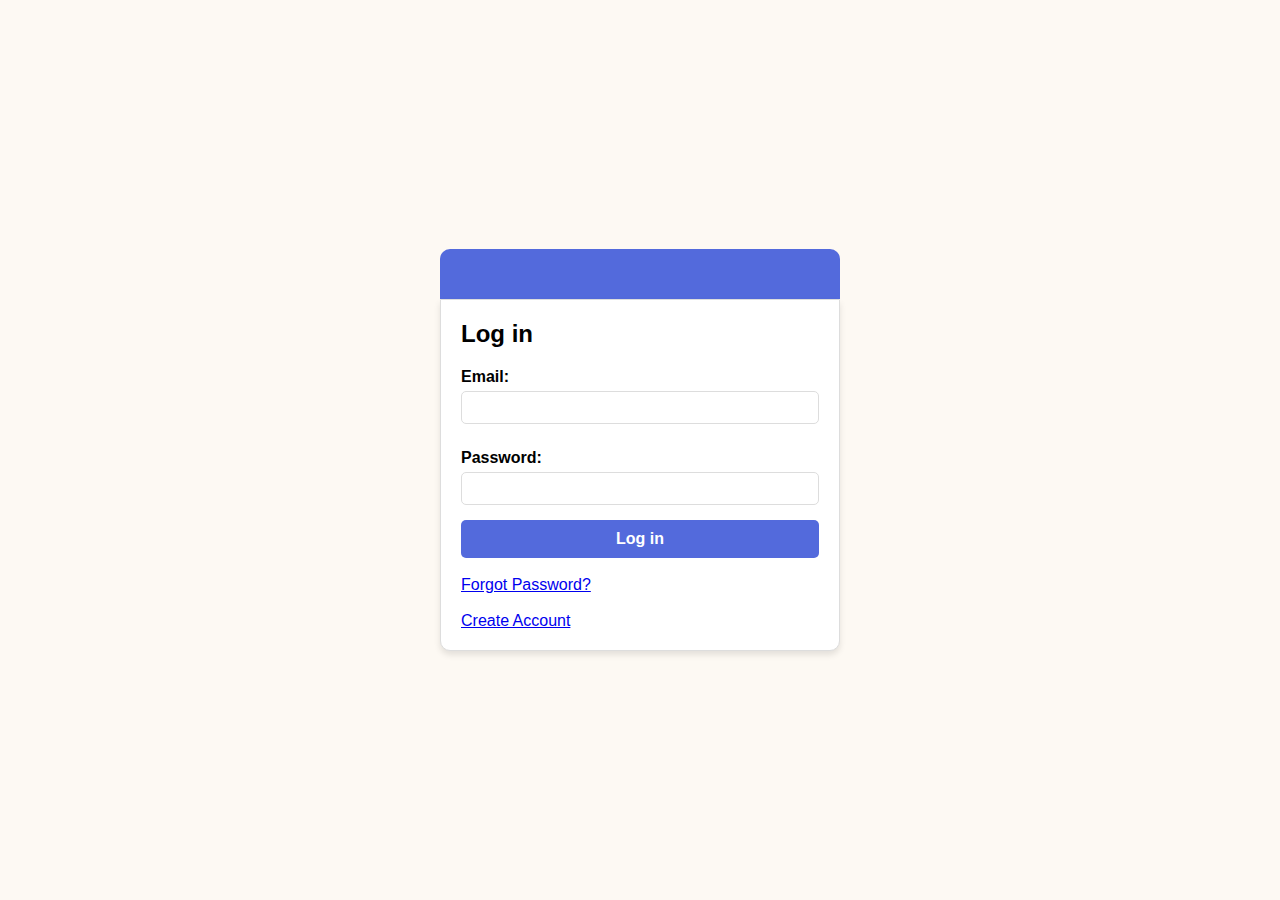
<file: index.html>
<!DOCTYPE html>
<html lang="en">
<head>
  <meta charset="UTF-8">
  <meta name="viewport" content="width=device-width, initial-scale=1.0">
  <title>Login Form</title>
  <link rel="stylesheet" href="LoginPage.css">
</head>
<body>
  <div class="container">
    <header class="header"></header>
    <div class="login-form">
      <h1>Log in</h1>
      <form action="login.php" method="POST">


        <label for="email">Email:</label>
        <input type="email" id="email" name="email" required>
        
        <label for="password">Password:</label>
        <input type="password" id="password" name="password" required>
        
        <button type="submit">Log in</button>
      </form>

      <br>

      <div class="links">
        <a href="forgot-password.html">Forgot Password?</a><br><br>
        <a href="create-account.html">Create Account</a>
      </div>
    </div>
  </div>
</body>
</html>
</file>
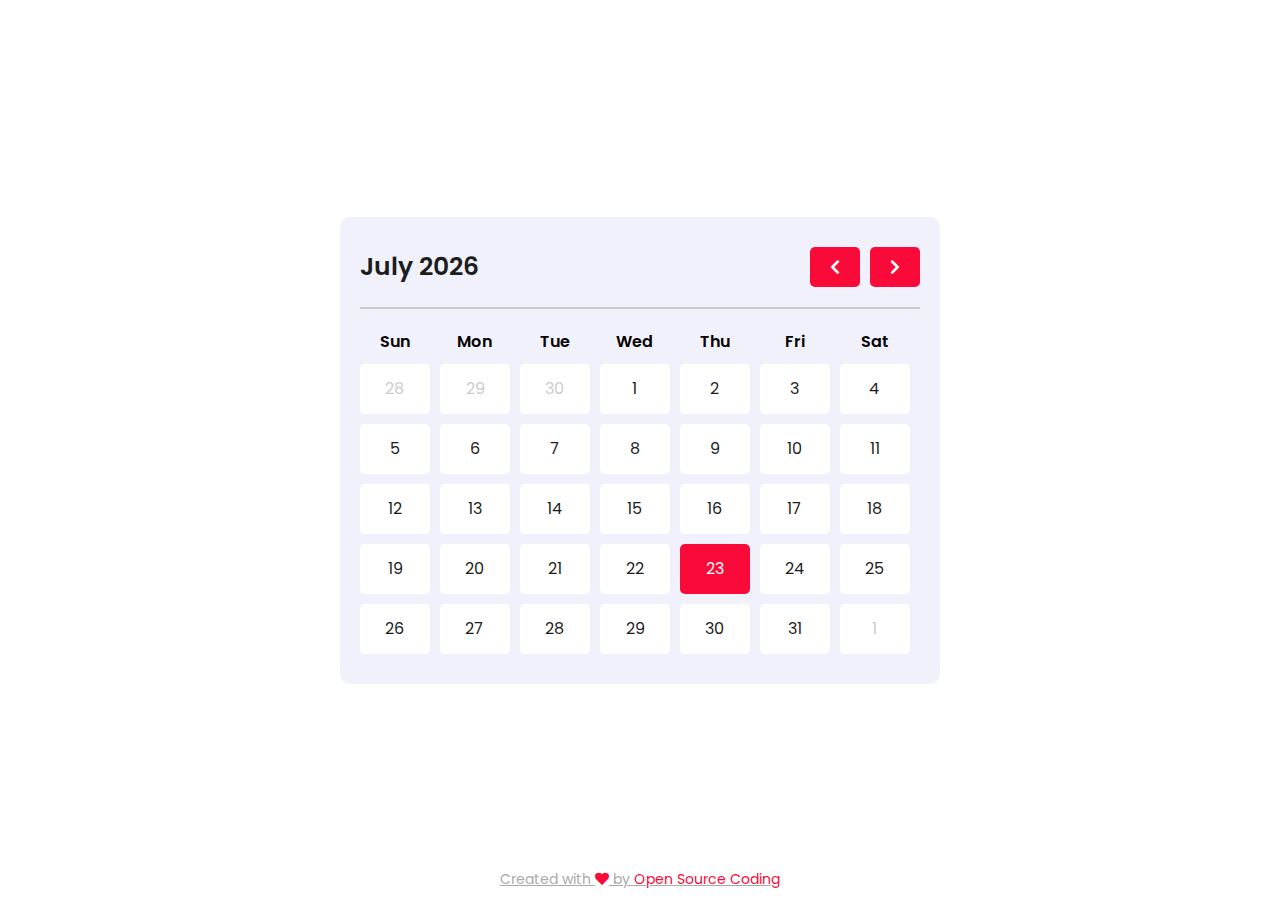
<file: calendar.html>
<!DOCTYPE html>
<html lang="en">
  <head>
    <meta charset="UTF-8" />
    <meta http-equiv="X-UA-Compatible" content="IE=edge" />
    <meta name="viewport" content="width=device-width, initial-scale=1.0" />

    <!-- STYLESHEET -->
    <link rel="stylesheet" href="calendar.css" />

    <!-- FONTAWESOME -->
    <link
      rel="stylesheet"
      href="https://cdnjs.cloudflare.com/ajax/libs/font-awesome/5.15.3/css/all.min.css"
    />
    <title>Mini Calendar</title>
  </head>
  <body>
    <div class="container">
      <div class="calendar">
        <div class="header">
          <div class="month"></div>
          <div class="btns">
            <div class="btn today-btn">
              <i class="fas fa-calendar-day"></i>
            </div>
            <div class="btn prev-btn">
              <i class="fas fa-chevron-left"></i>
            </div>
            <div class="btn next-btn">
              <i class="fas fa-chevron-right"></i>
            </div>
          </div>
        </div>
        <div class="weekdays">
          <div class="day">Sun</div>
          <div class="day">Mon</div>
          <div class="day">Tue</div>
          <div class="day">Wed</div>
          <div class="day">Thu</div>
          <div class="day">Fri</div>
          <div class="day">Sat</div>
        </div>
        <div class="days">
          <!-- lets add days using js -->
        </div>
      </div>
    </div>

    <!-- Credits -->
    <div class="credits">
      <a href="https://www.youtube.com/channel/UCiUtBDVaSmMGKxg1HYeK-BQ">
        Created with <span><i class="fas fa-heart"></i></span> by
        <span>Open Source Coding</span>
      </a>
    </div>

    <!-- SCRIPT -->
    <script src="calendar.js"></script>
  </body>
</html>
</file>
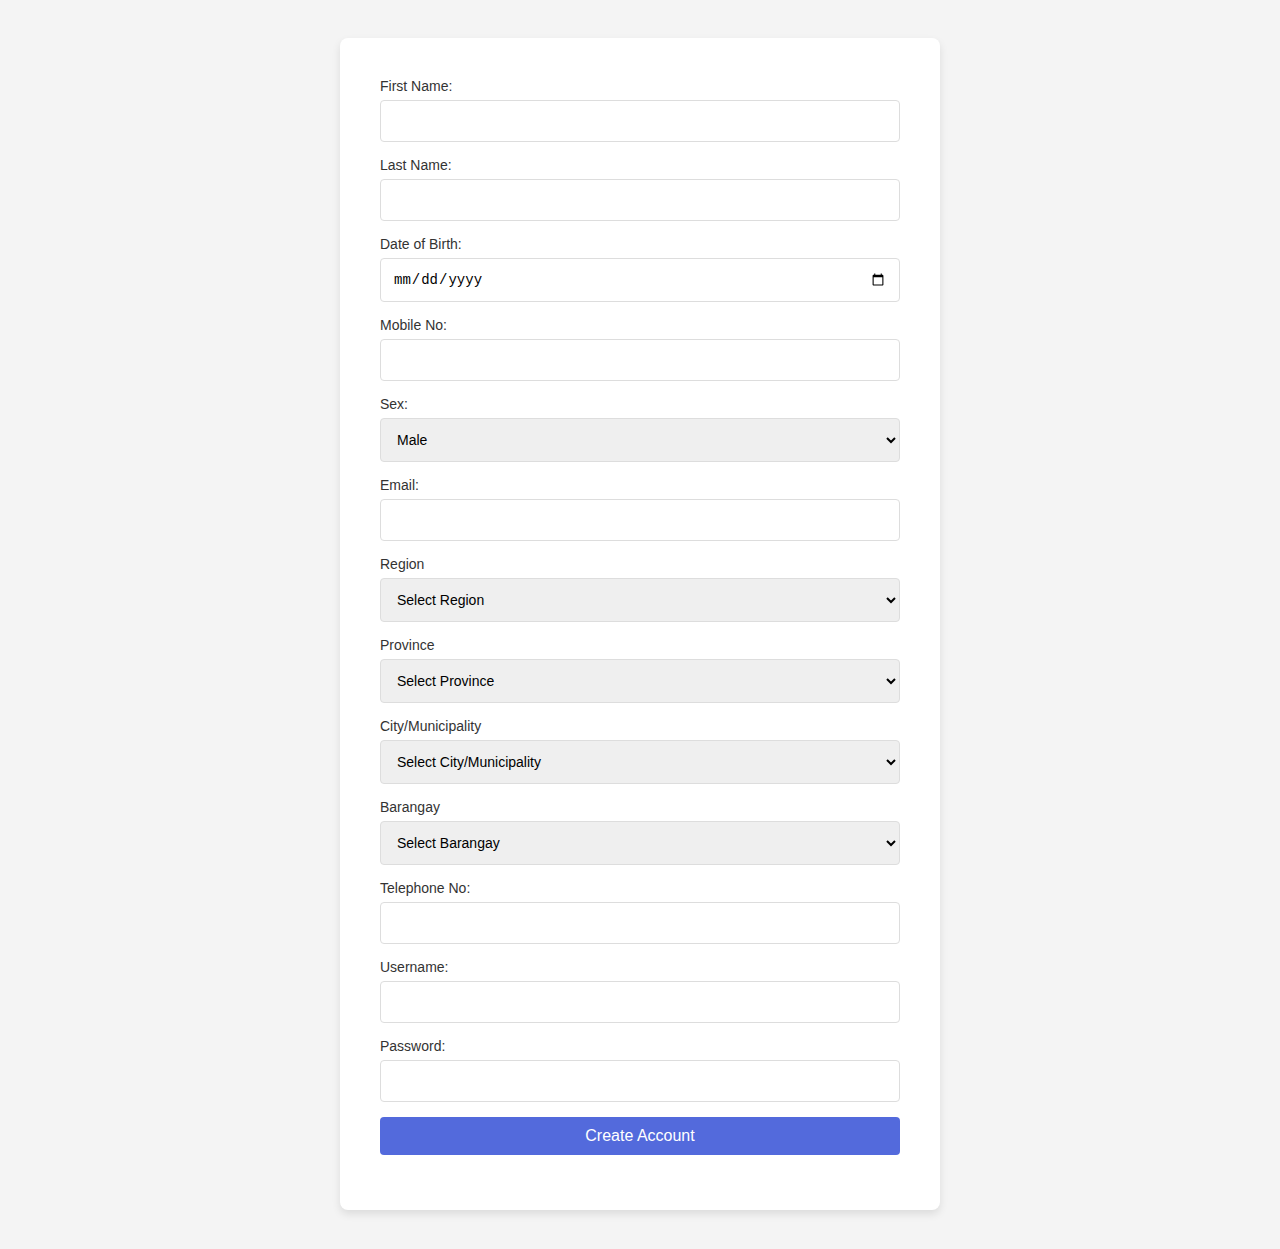
<file: create-account.html>
<!DOCTYPE html>
<html lang="en">
<head>
    <meta charset="UTF-8">
    <meta name="viewport" content="width=device-width, initial-scale=1.0">
    <title>Create Account</title>
    <link rel="stylesheet" href="create-account.css ">
    <script src="https://code.jquery.com/jquery-3.6.0.min.js"></script>
</head>
<body>
    <div class="container">
        <form action="create-account.php" method="POST">
            <label for="first-name">First Name:</label>
            <input type="text" id="first-name" name="first_name" required> <!-- Fixed name attribute -->
        
            <label for="last-name">Last Name:</label>
            <input type="text" id="last-name" name="last_name" required> <!-- Fixed name attribute -->
        
            <label for="dob">Date of Birth:</label>
            <input type="date" id="dob" name="dob" required>
        
            <label for="mobile">Mobile No:</label>
            <input type="text" id="mobile" name="mobile_no" required> <!-- Fixed name attribute -->
        
            <label for="sex">Sex:</label>
            <select id="sex" name="sex" required>
                <option value="male">Male</option>
                <option value="female">Female</option>
                <option value="other">Other</option>
            </select>
        
            <label for="email">Email:</label>
            <input type="email" id="email" name="email" required>
        
            <!-- Address Information -->
            <label for="region">Region</label>
            <select id="region" name="region" required>
                <option value="">Select Region</option>
            </select>

            <label for="province">Province</label>
            <select id="province" name="province" required>
                <option value="">Select Province</option>
            </select>

            <label for="city_municipality">City/Municipality</label>
            <select id="city_municipality" name="city_municipality" required>
                <option value="">Select City/Municipality</option>
            </select>

            <label for="barangay">Barangay</label>
            <select id="barangay" name="barangay" required>
                <option value="">Select Barangay</option>
            </select>
        
            <label for="telephone">Telephone No:</label>
            <input type="text" id="telephone" name="telephone_no" required> <!-- Fixed name attribute -->
        
            <label for="username">Username:</label>
            <input type="text" id="username" name="username" required>
        
            <label for="password">Password:</label>
            <input type="password" id="password" name="password" required>
        
            <input type="submit" value="Create Account">
        </form>
    </div>

    <script>
        $(document).ready(function() {
            let data; // Declare a variable to hold the fetched data

            // Fetch and populate regions
            $.getJSON('https://raw.githubusercontent.com/flores-jacob/philippine-regions-provinces-cities-municipalities-barangays/master/philippine_provinces_cities_municipalities_and_barangays_2017v3.1.json', function(response) {
                data = response; // Store the fetched data for later use
                for (const key in data) {
                    $('#region').append('<option value="' + key + '">' + data[key].region_name + '</option>');
                }
            }).fail(function() {
                console.error("Failed to load regions.");
            });

            // Fetch and populate provinces based on selected region
            $('#region').change(function() {
                var selectedRegionKey = $(this).val();
                $('#province').empty().append('<option value="">Select Province</option>');
                $('#city_municipality').empty().append('<option value="">Select City/Municipality</option>');
                $('#barangay').empty().append('<option value="">Select Barangay</option>');

                const provinces = data[selectedRegionKey].province_list;
                for (const provinceName in provinces) {
                    $('#province').append('<option value="' + provinceName + '">' + provinceName + '</option>');
                }
            });

            // Fetch and populate municipalities based on selected province
            $('#province').change(function() {
                var selectedProvinceName = $(this).val();
                $('#city_municipality').empty().append('<option value="">Select City/Municipality</option>');
                $('#barangay').empty().append('<option value="">Select Barangay</option>');

                const municipalities = data[$('#region').val()].province_list[selectedProvinceName].municipality_list;
                for (const municipalityName in municipalities) {
                    $('#city_municipality').append('<option value="' + municipalityName + '">' + municipalityName + '</option>');
                }
            });

            // Fetch and populate barangays based on selected municipality
            $('#city_municipality').change(function() {
                var selectedMunicipalityName = $(this).val();
                $('#barangay').empty().append('<option value="">Select Barangay</option>');

                const barangays = data[$('#region').val()].province_list[$('#province').val()].municipality_list[selectedMunicipalityName].barangay_list;
                barangays.forEach(function(barangay) {
                    $('#barangay').append('<option value="' + barangay + '">' + barangay + '</option>');
                });
            });
        });
    </script>
</body>
</html>
</file>
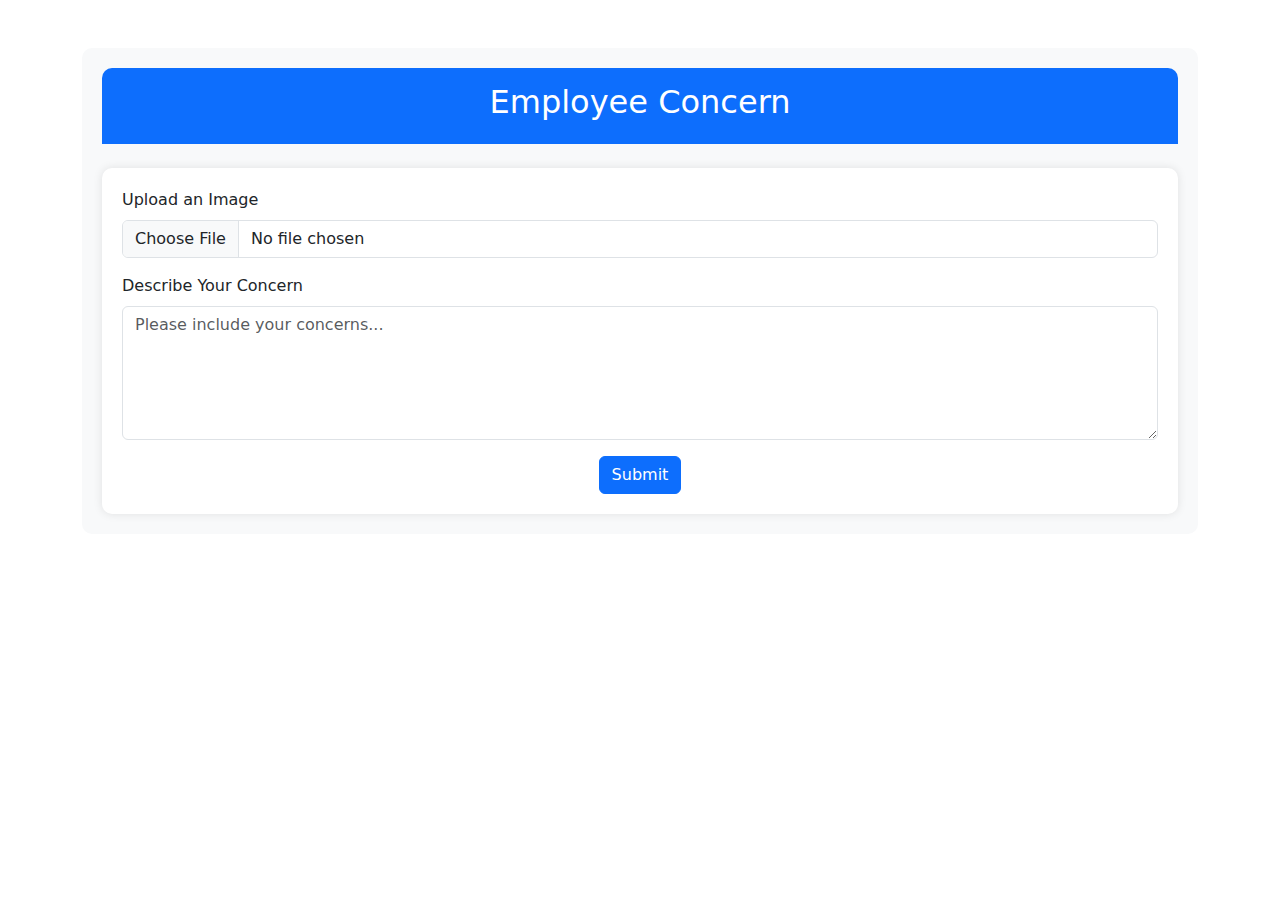
<file: employee-concern.html>
<!DOCTYPE html>
<html lang="en">
<head>
    <meta charset="UTF-8">
    <meta name="viewport" content="width=device-width, initial-scale=1.0">
    <title>Employee Concern</title>
    <!-- Bootstrap CSS -->
    <link href="https://cdnjs.cloudflare.com/ajax/libs/bootstrap/5.3.0/css/bootstrap.min.css" rel="stylesheet">
    <style>
        .content {
            padding: 20px;
            background-color: #f8f9fa;
            border-radius: 10px;
        }
        .form-section {
            background: #ffffff;
            padding: 20px;
            border-radius: 10px;
            box-shadow: 0 0 10px rgba(0, 0, 0, 0.1);
        }
        .header {
            background-color: #0d6efd;
            color: white;
            padding: 15px;
            border-radius: 10px 10px 0 0;
        }
    </style>
</head>
<body>
    <div class="container mt-5">
        <div class="content">
            <div class="header text-center">
                <h2>Employee Concern</h2>
            </div>
            <div class="form-section mt-4">
                <form action="/upload" method="POST" enctype="multipart/form-data">
                    <div class="mb-3">
                        <label for="imageUpload" class="form-label">Upload an Image</label>
                        <input type="file" class="form-control" id="imageUpload" name="imageUpload" accept="image/*" required>
                    </div>
                    <div class="mb-3">
                        <label for="concern" class="form-label">Describe Your Concern</label>
                        <textarea class="form-control" id="concern" name="concern" rows="5" placeholder="Please include your concerns..." required></textarea>
                    </div>
                    <div class="text-center">
                        <button type="submit" class="btn btn-primary">Submit</button>
                    </div>
                </form>
            </div>
        </div>
    </div>

    <!-- Bootstrap JS -->
    <script src="https://cdnjs.cloudflare.com/ajax/libs/bootstrap/5.3.0/js/bootstrap.bundle.min.js"></script>
</body>
</html>
</file>
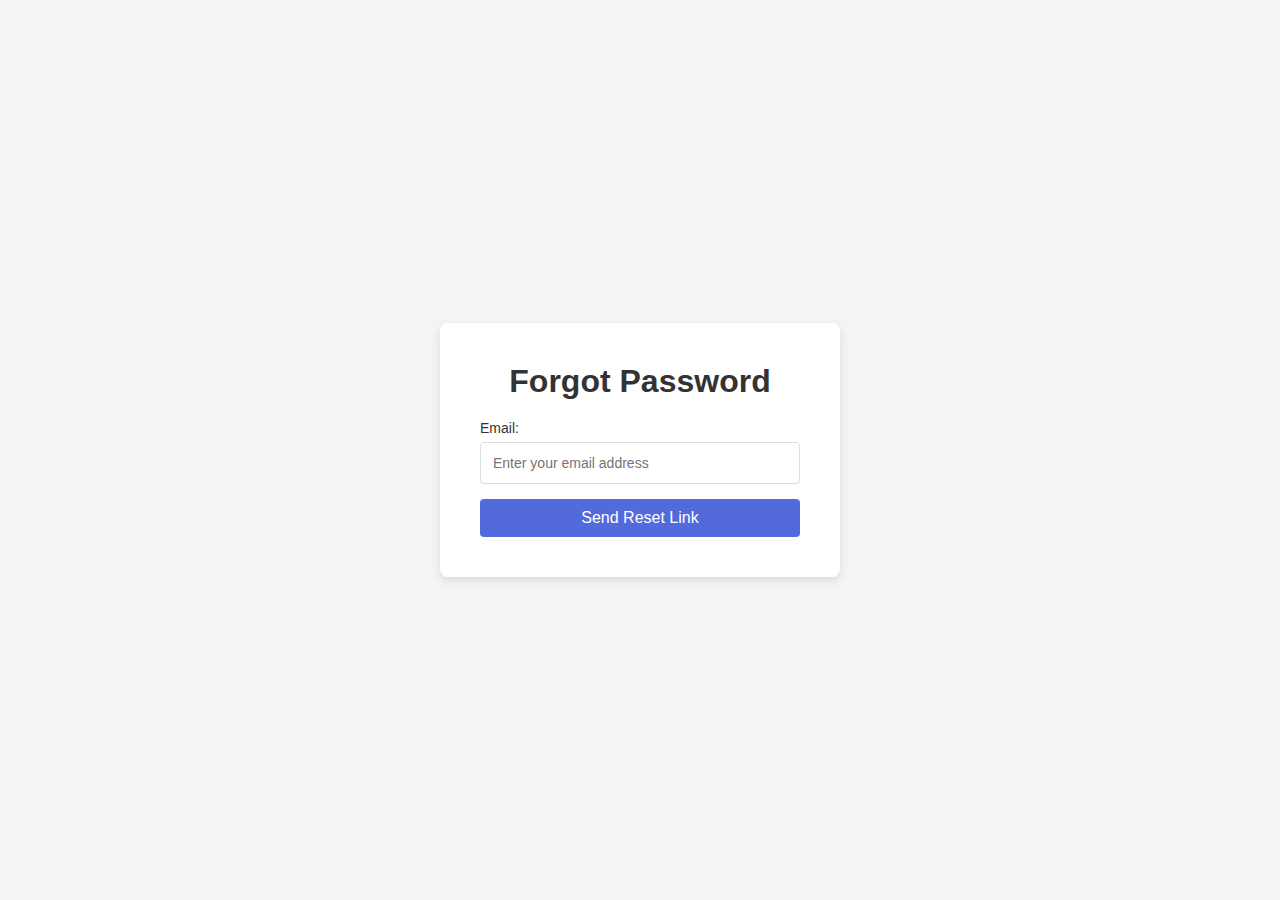
<file: forgot-password.html>
<!DOCTYPE html>
<html lang="en">
<head>
  <meta charset="UTF-8">
  <meta name="viewport" content="width=device-width, initial-scale=1.0">
  <title>Forgot Password</title>
  <link rel="stylesheet" href="forgot-password.css">
</head>
<body>
  <div class="container">
    <h1>Forgot Password</h1>
    <form action="forgot-password.php" method="POST">
      
      <label for="email">Email:</label>
      <input type="email" id="email" name="email" required placeholder="Enter your email address">

      <input type="submit" value="Send Reset Link">
    </form>
  </div>
</body>
</html>
</file>
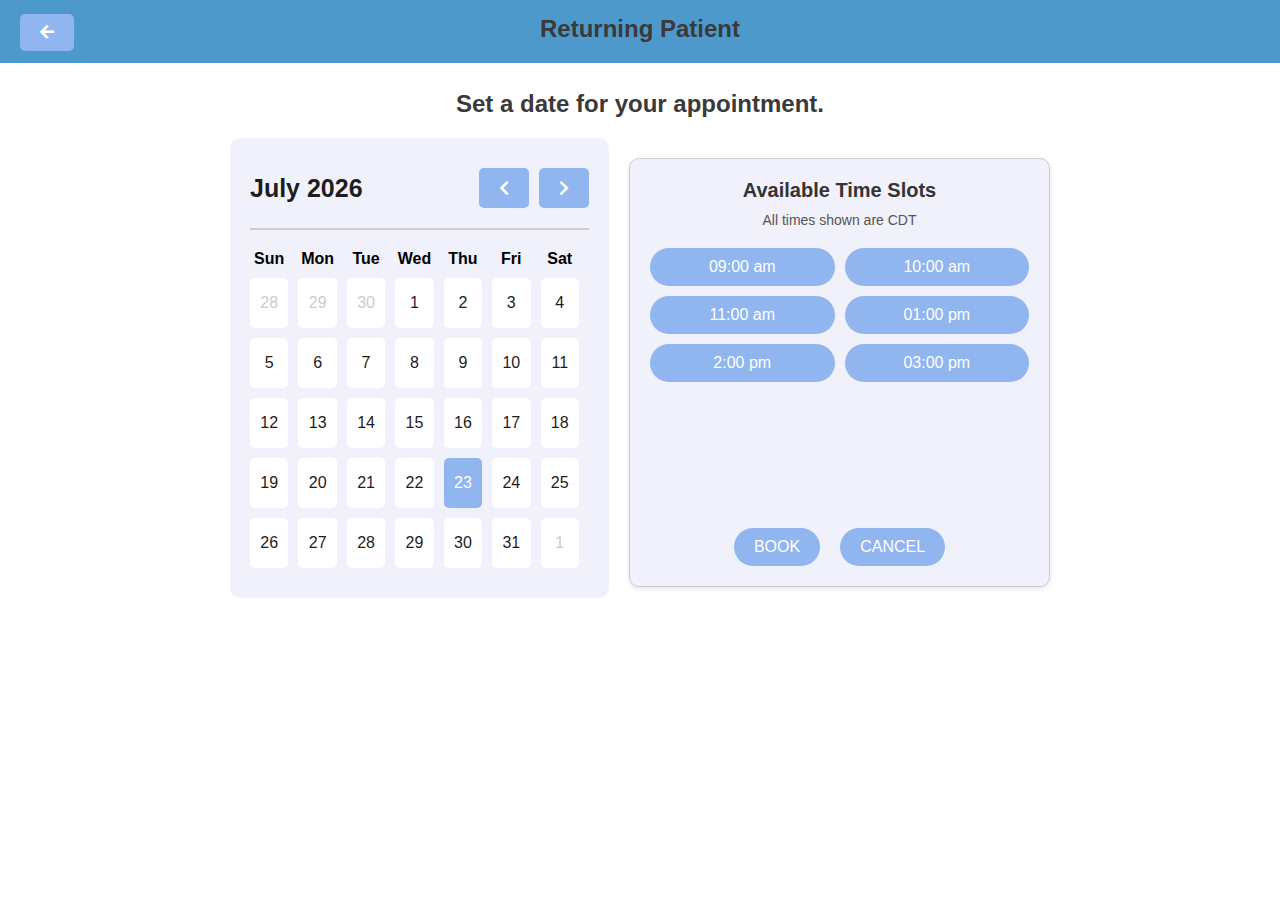
<file: returning-patient.html>
<!DOCTYPE html>
<html lang="en">
<head>
  <meta charset="UTF-8">
  <meta name="viewport" content="width=device-width, initial-scale=1.0">
  <title>New Patient Appointment</title>
  <link rel="stylesheet" href="style.css">
  <link
      rel="stylesheet"
      href="https://cdnjs.cloudflare.com/ajax/libs/font-awesome/5.15.3/css/all.min.css"
    />
</head>
<body>

    <div class="top-bar">
      <div class="back-btn-container">
        <a href="javascript:history.back()" class="back-btn">
          <i class="fas fa-arrow-left"></i>
        </a>
      </div>
        <h1>Returning Patient</h1>
      </div>
  
    <div class="main-container">
    <h1>Set a date for your appointment.</h1>
    <div class="content">
      <!-- Calendar Section -->
      <div class="calendar-container">
        <div class="calendar">
          <div class="header">
            <div class="month">December 2024</div>
            <div class="btns">
              <div class="btn today-btn">
                <i class="fas fa-calendar-day"></i>
              </div>
              <div class="btn prev-btn">
                <i class="fas fa-chevron-left"></i>
              </div>
              <div class="btn next-btn">
                <i class="fas fa-chevron-right"></i>
              </div>
            </div>
          </div>
          <div class="weekdays">
            <div class="day">Sun</div>
            <div class="day">Mon</div>
            <div class="day">Tue</div>
            <div class="day">Wed</div>
            <div class="day">Thu</div>
            <div class="day">Fri</div>
            <div class="day">Sat</div>
          </div>
          <div class="days">
            <!-- JavaScript will populate the days -->
          </div>
        </div>
      </div>

      <!-- Schedule Section -->
      <div class="schedule-container">
        <h2>Available Time Slots</h2>
        <p>All times shown are CDT</p>
        <div class="time-section">
          <div data-time="09:00" class="time-slot">09:00 am</div>
          <div data-time="10:00" class="time-slot">10:00 am</div>
          <div data-time="11:00" class="time-slot">11:00 am</div>
          <div data-time="13:00" class="time-slot">01:00 pm</div>
          <div data-time="14:00" class="time-slot">2:00 pm</div>
          <div data-time="15:00" class="time-slot">03:00 pm</div>
      </div>
        <br>
        <br>
        <br>
        <br>
        <br>
        <br>
        <br>
        
        <div class="footer">
            <button id= "book-btn" class="book-btn">BOOK</button>
            <button id= "cancel-btn" class="cancel-btn">CANCEL</button>
        </div>

        
      </div>
    </div>
  </div>


  <div class="dialog-overlay" id="confirmationDialog" style="display: none;">
    <div class="dialog-box">
      <img src="confetti.gif" alt="Confetti" class="confetti-gif" />
      <button class="close-btn" onclick="closeDialog()">×</button>
      <div class="confetti"></div>
      <h2>Thank you!</h2>
      <p>Your booking has been confirmed. 😊</p>
    </div>
  </div>


  
  <script src="script.js"></script>
</body>
</html>
</file>
<file: calendar.css>
@import url(https://fonts.googleapis.com/css?family=Poppins:100,100italic,200,200italic,300,300italic,regular,italic,500,500italic,600,600italic,700,700italic,800,800italic,900,900italic);
:root {
  --primary-color: #f90a39;
  --text-color: #1d1d1d;
  --bg-color: #f1f1fb;
}
* {
  margin: 0;
  padding: 0;
  box-sizing: border-box;
  font-family: "Poppins", sans-serif;
}
body {
  background-color: #fff;
}
.container {
  width: 100%;
  min-height: 100vh;
  display: flex;
  align-items: center;
  justify-content: center;
}
.calendar {
  width: 100%;
  max-width: 600px;
  padding: 30px 20px;
  border-radius: 10px;
  background-color: var(--bg-color);
}
.calendar .header {
  display: flex;
  justify-content: space-between;
  align-items: center;
  margin-bottom: 20px;
  padding-bottom: 20px;
  border-bottom: 2px solid #ccc;
}
.calendar .header .month {
  display: flex;
  align-items: center;
  font-size: 25px;
  font-weight: 600;
  color: var(--text-color);
}
.calendar .header .btns {
  display: flex;
  gap: 10px;
}
.calendar .header .btns .btn {
  width: 50px;
  height: 40px;
  display: flex;
  align-items: center;
  justify-content: center;
  border-radius: 5px;
  color: #fff;
  background-color: var(--primary-color);
  font-size: 16px;
  cursor: pointer;
  transition: all 0.3s;
}
.calendar .header .btns .btn:hover {
  background-color: #db0933;
  transform: scale(1.05);
}
.weekdays {
  display: flex;
  gap: 10px;
  margin-bottom: 10px;
}
.weekdays .day {
  width: calc(100% / 7 - 10px);
  text-align: center;
  font-size: 16px;
  font-weight: 600;
}
.days {
  display: flex;
  flex-wrap: wrap;
  gap: 10px;
}
.days .day {
  width: calc(100% / 7 - 10px);
  height: 50px;
  display: flex;
  align-items: center;
  justify-content: center;
  border-radius: 5px;
  font-size: 16px;
  font-weight: 400;
  color: var(--text-color);
  background-color: #fff;
  transition: all 0.3s;
}
.days .day:not(.next):not(.prev):hover {
  color: #fff;
  background-color: var(--primary-color);
  transform: scale(1.05);
}
.days .day.today {
  color: #fff;
  background-color: var(--primary-color);
}
.days .day.next,
.days .day.prev {
  color: #ccc;
}

/* Credits */
.credits a {
  position: absolute;
  bottom: 10px;
  left: 50%;
  transform: translateX(-50%);
  font-size: 14px;
  color: #aaa;
}
.credits span {
  color: var(--primary-color);
}

.day.selected {
    background-color: #536adc;
    color: #fff;
    border-radius: 5px;
    font-weight: bold;
  }
</file>
<file: style.css>
:root {
    --primary-color: #91b5ef;
    --text-color: #1d1d1d;
    --bg-color: #f1f1fb;
  }
  * {
    margin: 0;
    padding: 0;
    box-sizing: border-box;
    font-family: "Poppins", sans-serif;
  }
  body {
    background-color: #fff;
  }

  .top-bar {
    width: 100%;
    background-color: #4d99cc;
    padding-top: 15px;
    color: #fff;
    text-align: center;
    font-size: 20px;
    font-weight: bold;
    position: fixed;
    top: 0;
    left: 0;

  }

  .container {
    width: 100%;
    min-height: 100vh;
    display: flex;
    align-items: center;
    justify-content: center;
  }
  .calendar {
    width: 100%;
    max-width: 600px;
    padding: 30px 20px;
    border-radius: 10px;
    background-color: var(--bg-color);
  }
  .calendar .header {
    display: flex;
    justify-content: space-between;
    align-items: center;
    margin-bottom: 20px;
    padding-bottom: 20px;
    border-bottom: 2px solid #ccc;
  }
  .calendar .header .month {
    display: flex;
    align-items: center;
    font-size: 25px;
    font-weight: 600;
    color: var(--text-color);
  }
  .calendar .header .btns {
    display: flex;
    gap: 10px;
  }
  .calendar .header .btns .btn {
    width: 50px;
    height: 40px;
    display: flex;
    align-items: center;
    justify-content: center;
    border-radius: 5px;
    color: #fff;
    background-color: var(--primary-color);
    font-size: 16px;
    cursor: pointer;
    transition: all 0.3s;
  }
  .calendar .header .btns .btn:hover {
    background-color: #91b5ef;
    transform: scale(1.05);
  }
  .weekdays {
    display: flex;
    gap: 10px;
    margin-bottom: 10px;
  }
  .weekdays .day {
    width: calc(100% / 7 - 10px);
    text-align: center;
    font-size: 16px;
    font-weight: 600;
  }
  .days {
    display: flex;
    flex-wrap: wrap;
    gap: 10px;
  }
  .days .day {
    width: calc(100% / 7 - 10px);
    height: 50px;
    display: flex;
    align-items: center;
    justify-content: center;
    border-radius: 5px;
    font-size: 16px;
    font-weight: 400;
    color: var(--text-color);
    background-color: #fff;
    transition: all 0.3s;
  }
  .days .day:not(.next):not(.prev):hover {
    color: #fff;
    background-color: var(--primary-color);
    transform: scale(1.05);
  }
  .days .day.today {
    color: #fff;
    background-color: var(--primary-color);
  }
  .days .day.next,
  .days .day.prev {
    color: #ccc;
  }
  

  .container {
    max-width: 600px;
    background: #fff;
    border-radius: 8px;
    padding: 20px;
    box-shadow: 0 2px 5px rgba(0, 0, 0, 0.1);
  }

  h1 {
    font-size: 24px;
    text-align: center;
    color: black;
    margin-bottom: 20px;
  }

  .schedule-container {
    background-color: var(--bg-color);
    border: 1px solid #ccc;
    border-radius: 10px;
    padding: 20px;
    margin: 20px 0;
    box-shadow: 0 2px 5px rgba(0, 0, 0, 0.1);
    text-align: center;
  }
  
  
  /* Header Section */
  .schedule-container h2 {
    font-size: 22px;
    font-weight: 600;
    color: var(--text-color);
    margin-bottom: 10px;
  }
  
  .schedule-container p {
    font-size: 14px;
    color: #555;
    margin-bottom: 20px;
  }
  
  /* Time Section */
  .time-section {
    display: grid;
    grid-template-columns: repeat(auto-fit, minmax(120px, 1fr));
    gap: 10px;
  }
  
  .time-section div {
    background-color: var(--primary-color);
    color: #fff;
    padding: 10px;
    border-radius: 20px;
    font-size: 16px;
    text-align: center;
    cursor: pointer;
    transition: background-color 0.3s, transform 0.2s;
  }
  
  .time-section div:hover {
    background-color: #4f9db1;
    transform: scale(1.05);
  }

  
  /* Footer Section */
  .footer {
    margin-top: 100px;
    gap: 20px;
  }
  
  .footer button {
    background-color: var(--primary-color);
    color: #fff;
    border: none;
    padding: 10px 20px;
    border-radius: 20px;
    font-size: 16px;
    cursor: pointer;
    transition: background-color 0.3s ease, transform 0.2s ease;
  }
  
  .footer button:hover {
    background-color: #4f9db1;
    transform: scale(1.1);
  }
  

  .main-container {
    margin-top: 70px;
    display: flex;
    flex-direction: column;
    align-items: center;
    padding: 20px;
  }
  
  .content {
    display: flex;
    flex-wrap: wrap;
    gap: 20px;
    justify-content: center;
    max-width: 1200px;
  }
  
  .calendar-container,
  .schedule-container {
    flex: 1;
    min-width: 300px;
    max-width: 500px;
  }
  
  .calendar-container .calendar {
    width: 100%;
  }
  
  h1 {
    font-size: 24px;
    color: #3a3a3a;
    margin-bottom: 20px;
    text-align: center;
  }
  
  .schedule-container h2 {
    font-size: 20px;
    margin-bottom: 10px;
    color: #333;
  }
  
  .schedule-container p {
    font-size: 14px;
    color: #555;
  }
  
  .footer {
    margin-top: 20px;
    display: flex;
    justify-content: center;
  }
  
  .footer button {
    background-color: var(--primary-color);
    color: #fff;
    border: none;
    padding: 10px 20px;
    border-radius: 20px;
    font-size: 16px;
    cursor: pointer;
  }
  
  .day.selected {
    background-color: var(--primary-color);
    color: #fff;
    font-weight: bold;
    border: 2px solid #4f9db1;
    border-radius: 5px;
  }

  .time-section div.inactive {
    background-color: #dcdcdc;
    color: #888;
  }
  
  .time-section div {
    background-color: #91b5ef; /* Active slot color */
    color: white;
    cursor: pointer;
    padding: 10px;
    border-radius: 20px;
    text-align: center;
    transition: background-color 0.3s, transform 0.2s;
  }
  
  .time-section div:hover {
    background-color: #91b5ef;
    transform: scale(1.05);
  }
  
  .back-btn {
    background-color: var(--primary-color); /* Replace with your desired color */
    color: #fff;
    border: none;
    padding: 10px 20px;
    border-radius: 5px;
    font-size: 16px;
    cursor: pointer;
    transition: background-color 0.3s ease, transform 0.2s ease;
  }
  
  .back-btn-container {
    position: fixed; /* Stays in the same position even when scrolling */
    top: 20px;
    left: 20px; /* Distance from the right */
    z-index: 1000; /* Ensures it appears above other elements */
  }
  .back-btn:hover {
    transform: scale(1.05);
  }

  /* DIALOG BOX */
  .dialog-overlay {
    position: fixed;
    top: 0;
    left: 0;
    width: 100%;
    height: 100%;
    background: rgba(0, 0, 0, 0.5);
    display: flex;
    align-items: center;
    justify-content: center;
    z-index: 1000;
  }
  
  .dialog-box {
    background: #333;
    color: #fff;
    padding: 20px;
    border-radius: 10px;
    width: 400px;
    text-align: center;
    position: relative;
    box-shadow: 0 4px 6px rgba(0, 0, 0, 0.2);
  }
  
  
  .dialog-box .close-btn {
    position: absolute;
    top: 10px;
    right: 10px;
    background: none;
    border: none;
    color: #fff;
    font-size: 20px;
    cursor: pointer;
  }
  
  .dialog-box .confetti {
    height: 50px;
    background: url('confetti.png') no-repeat center;
    background-size: cover;
    margin-bottom: 15px;
  }
  
  .dialog-box h2 {
    margin: 0;
    font-size: 24px;
  }
  
  .dialog-box p {
    margin: 10px 0 20px;
  }
  
  .dialog-box .social-links {
    display: flex;
    justify-content: center;
    gap: 10px;
  }
  
  .dialog-box .social-links a {
    color: #fff;
    font-size: 20px;
  }

  .confetti-gif {
    position: absolute;
    top: 0;
    left: 0;
    width: 100%;
    height: 100%;
    object-fit: cover;
    z-index: -1; /* Place behind the dialog content */
    opacity: 0.8; /* Make it slightly transparent */
  }

  .confetti-gif {
    width: 100px;
    height: auto;
    margin-bottom: 10px;
  }
</file>
<file: LoginPage.css>
/* General reset */
* {
    margin: 0;
    padding: 0;
    box-sizing: border-box;
    font-family: Arial, sans-serif;
  }
  
  body {
    background-color: #fdf9f3; /* Matches the light beige color */
    display: flex;
    justify-content: center;
    align-items: center;
    height: 100vh;
  }
  
  .container {
    width: 100%;
    max-width: 400px;
  }
  
  .header {
    background-color: #536adc; /* Dark blue */
    height: 50px;
    border-radius: 10px 10px 0 0;
  }
  
  /* Login form styling */
  .login-form {
    background-color: white;
    padding: 20px;
    border: 1px solid #ddd;
    border-radius: 0 0 10px 10px;
    box-shadow: 0 4px 6px rgba(0, 0, 0, 0.1);
  }
  
  .login-form h1 {
    font-size: 1.5rem;
    margin-bottom: 20px;
  }
  
  label {
    display: block;
    margin: 10px 0 5px;
    font-weight: bold;
  }
  
  .input-container {
    display: flex;
    align-items: center;
    border: 1px solid #ddd;
    border-radius: 5px;
    overflow: hidden;
    margin-bottom: 10px;
  }
  
  .input-container span {
    padding: 8px;
    background-color: #f0f0f0;
  }
  
  select {
    border: none;
    outline: none;
    padding: 8px;
    width: 100%;
  }
  
  input[type="email"],
  input[type="password"] {
    width: 100%;
    padding: 8px;
    border: 1px solid #ddd;
    border-radius: 5px;
    margin-bottom: 15px;
  }
  
  button {
    display: block;
    width: 100%;
    padding: 10px;
    background-color: #536adc; /* Dark blue */
    color: white;
    font-size: 1rem;
    font-weight: bold;
    border: none;
    border-radius: 5px;
    cursor: pointer;
    transition: background-color 0.3s;
  }
  
  button:hover {
    background-color: #34495e; /* Slightly lighter blue */
  }
</file>
<file: create-account.css>
/* General Reset */
* {
    margin: 0;
    padding: 0;
    box-sizing: border-box;
  }
  
  /* Body */
  body {
    font-family: Arial, sans-serif;
    background-color: #f4f4f4;
    display: flex;
    justify-content: center;
    align-items: center;
    overflow: show;
    padding-top: 3%;
    padding-bottom: 3%;
  }
  
  /* Container for the form */
  .container {
    background-color: #fff;
    border-radius: 8px;
    box-shadow: 0 4px 8px rgba(0, 0, 0, 0.1);
    width: 100%;
    max-width: 600px;
    padding: 40px;
    text-align: center;
    box-sizing: border-box;
  }
  
  /* Form title */
  h1 {
    color: #333;
    margin-bottom: 20px;
  }
  
  /* Form fields */
  label {
    display: block;
    font-size: 14px;
    color: #333;
    margin-bottom: 6px;
    text-align: left;
  }
  
  input,
  select {
    width: 100%;
    padding: 12px;
    margin-bottom: 15px;
    border: 1px solid #ddd;
    border-radius: 4px;
    font-size: 14px;
  }
  
  textarea {
    width: 100%;
    height: 120px; /* Increase height for more space */
    padding: 12px;
    margin-bottom: 15px;
    border: 1px solid #ddd;
    border-radius: 4px;
    font-size: 14px;
    font-family: Arial, sans-serif;
    resize: vertical; /* Allow vertical resizing */
  }
  
  textarea:focus {
    border-color: #4CAF50; /* Change border color when focused */
    outline: none;
  }
  
  input[type="submit"], button {
    background-color: #536adc;
    color: #fff;
    padding: 10px 20px;
    border: none;
    border-radius: 4px;
    cursor: pointer;
    font-size: 16px;
    width: 100%;
    transition: background-color 0.3s;
  }
  
  input[type="submit"]:hover, button:hover {
    background-color: #45a049;
  }
  
  /* Links */
  a {
    color: #007BFF;
    text-decoration: none;
  }
  
  a:hover {
    text-decoration: underline;
  }
  
  /* Responsive Design */
  @media (max-width: 600px) {
    .container {
      padding: 20px;
    }
  }
</file>
<file: forgot-password.css>
/* General Reset */
* {
    margin: 0;
    padding: 0;
    box-sizing: border-box;
  }
  
  /* Body */
  body {
    font-family: Arial, sans-serif;
    background-color: #f4f4f4;
    display: flex;
    justify-content: center;
    align-items: center;
    height: 100vh;
    padding: 20px;
  }
  
  /* Container for the form */
  .container {
    background-color: #fff;
    border-radius: 8px;
    box-shadow: 0 4px 8px rgba(0, 0, 0, 0.1);
    width: 100%;
    max-width: 400px;
    padding: 40px;
    text-align: center;
  }
  
  /* Form title */
  h1 {
    color: #333;
    margin-bottom: 20px;
  }
  
  /* Instructions paragraph */
  p {
    color: #555;
    font-size: 16px;
    margin-bottom: 20px;
  }
  
  /* Form fields */
  label {
    display: block;
    font-size: 14px;
    color: #333;
    margin-bottom: 6px;
    text-align: left;
  }
  
  input[type="email"] {
    width: 100%;
    padding: 12px;
    margin-bottom: 15px;
    border: 1px solid #ddd;
    border-radius: 4px;
    font-size: 14px;
  }
  
  input[type="submit"] {
    background-color: #536adc;
    color: #fff;
    padding: 10px 20px;
    border: none;
    border-radius: 4px;
    cursor: pointer;
    font-size: 16px;
    width: 100%;
    transition: background-color 0.3s;
  }
  
  input[type="submit"]:hover {
    background-color: #536adc;
  }
  
  /* Link */
  a {
    color: #007BFF;
    text-decoration: none;
  }
  
  a:hover {
    text-decoration: underline;
  }
  
  /* Responsive Design */
  @media (max-width: 600px) {
    .container {
      padding: 20px;
    }
  }
</file>
